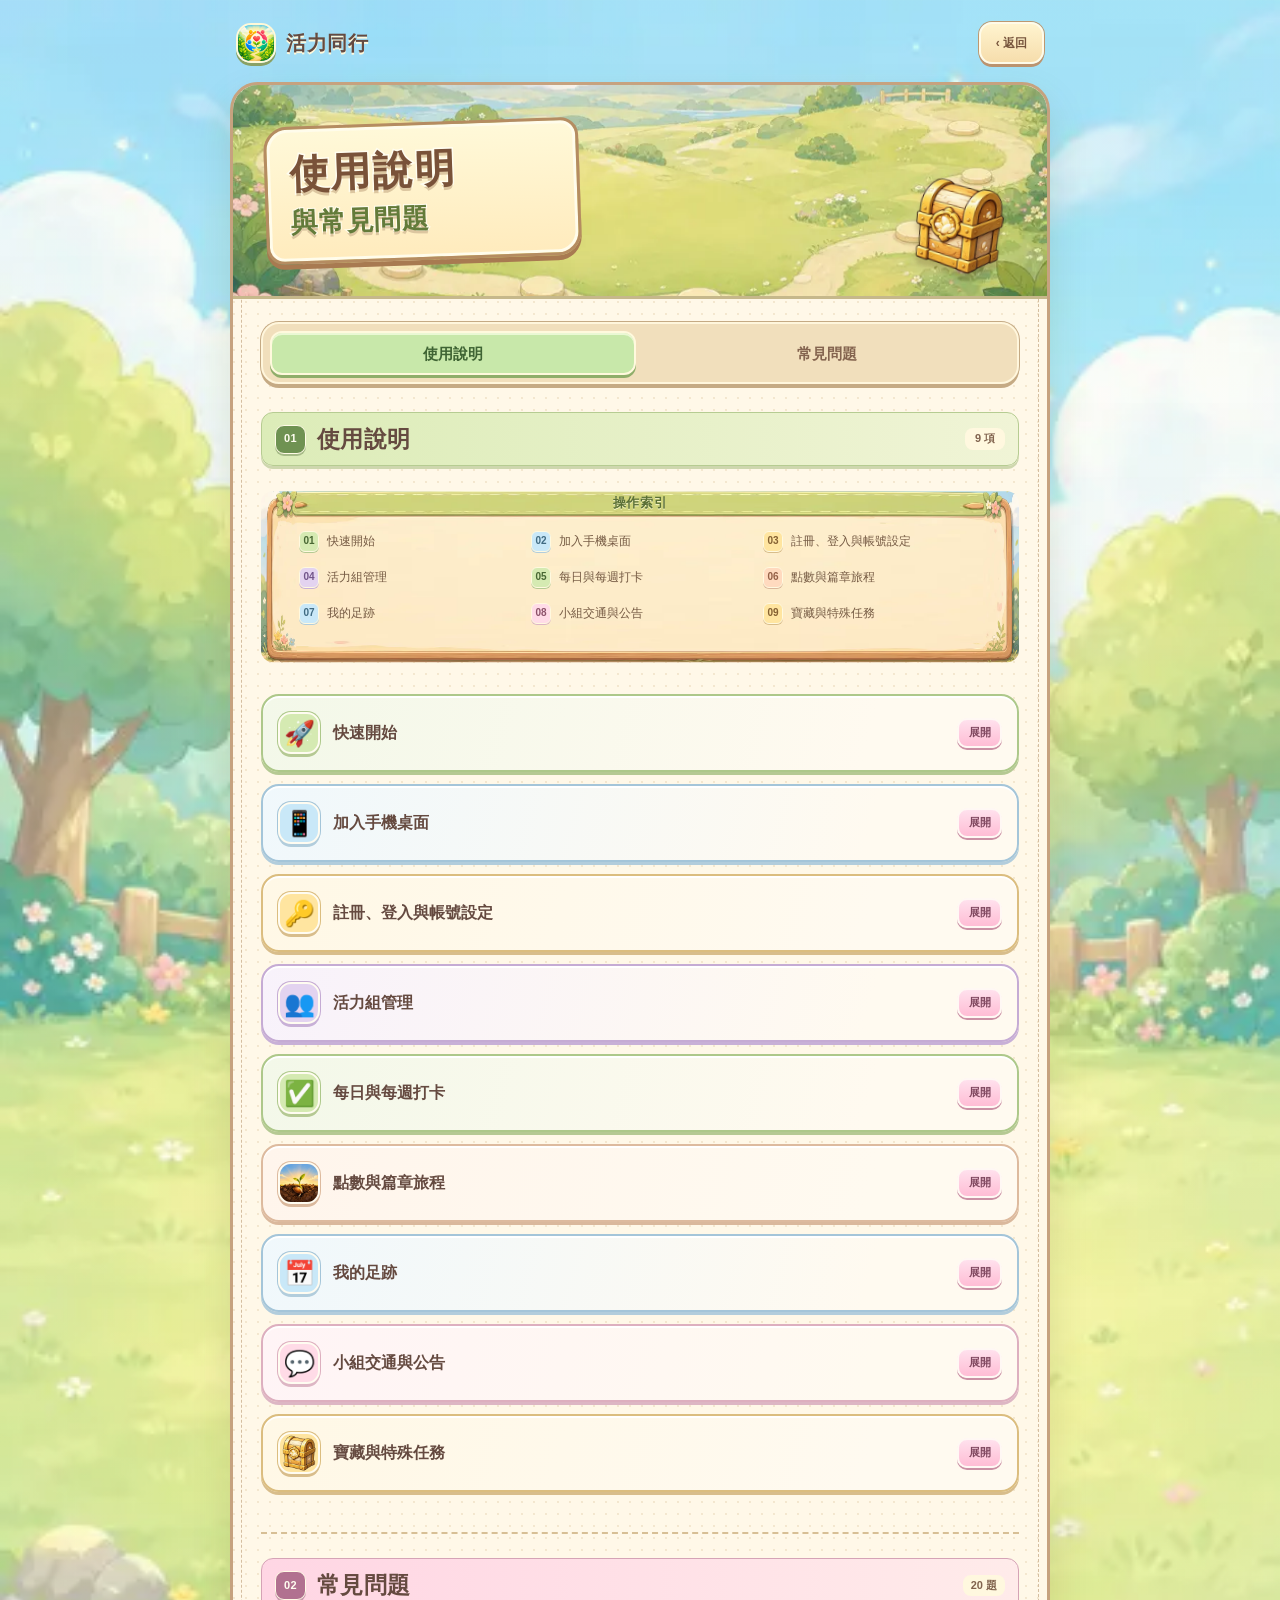
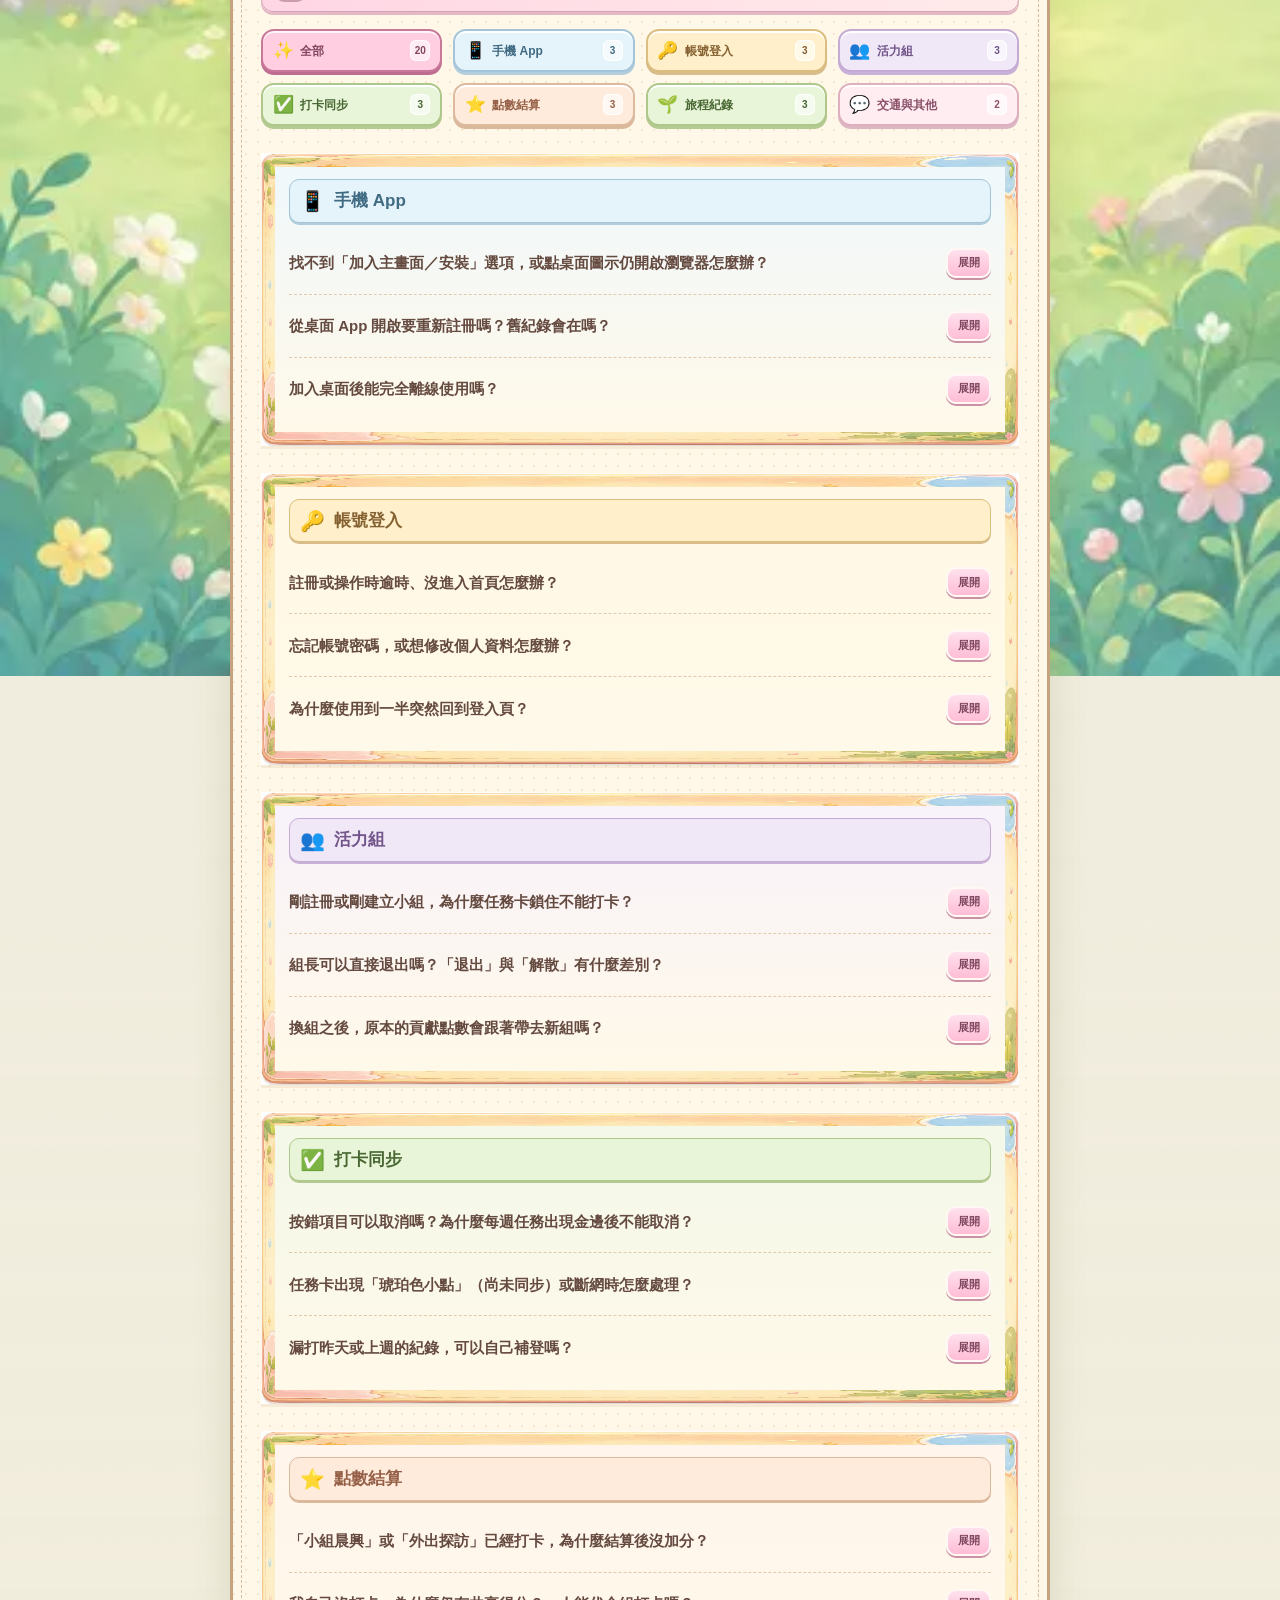
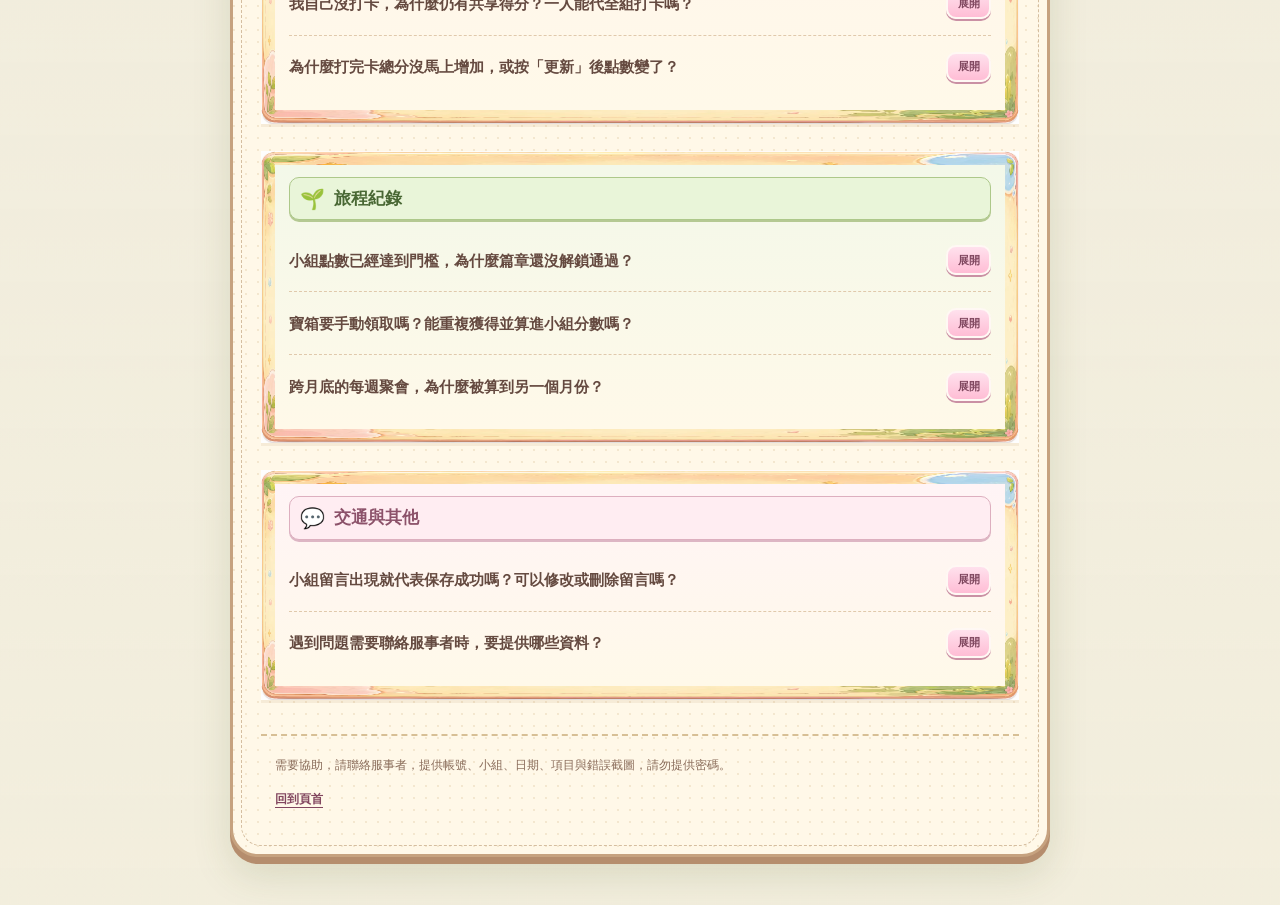
<file: html/instruction.html>
<!doctype html>
<html lang="zh-Hant">
  <head>
    <meta charset="utf-8">
    <meta name="viewport" content="width=device-width,initial-scale=1,viewport-fit=cover">
    <title>活力同行｜使用說明與常見問題</title>
    <meta name="description" content="活力同行精簡使用說明、手機桌面設定與常見問題。">
    <meta name="theme-color" content="#fff9ef">
    <link rel="icon" href="../UI/app-icon.png">
    <style>
      #help-category-0:target ~ .help-filters a[href="#help-category-0"]{
        background:var(--filter-active-bg);
        border-color:var(--filter-active-line);
        color:var(--pink);
        box-shadow:var(--filter-active-shadow)
      }
      #help-category-1:target ~ .help-filters a[href="#help-category-1"]{
        background:var(--filter-active-bg);
        border-color:var(--filter-active-line);
        color:var(--pink);
        box-shadow:var(--filter-active-shadow)
      }
      #help-category-1:target ~ .help-filters a[href="#help-category-0"]{
        background:var(--filter-bg);
        border-color:var(--filter-line);
        color:var(--ink);
        box-shadow:var(--filter-shadow)
      }
      #help-category-1:target ~ #help-faq-list .help-faq-group:not([data-category="手機桌面與 App"]){
        display:none
      }
      #help-category-2:target ~ .help-filters a[href="#help-category-2"]{
        background:var(--filter-active-bg);
        border-color:var(--filter-active-line);
        color:var(--pink);
        box-shadow:var(--filter-active-shadow)
      }
      #help-category-2:target ~ .help-filters a[href="#help-category-0"]{
        background:var(--filter-bg);
        border-color:var(--filter-line);
        color:var(--ink);
        box-shadow:var(--filter-shadow)
      }
      #help-category-2:target ~ #help-faq-list .help-faq-group:not([data-category="帳號與登入"]){
        display:none
      }
      #help-category-3:target ~ .help-filters a[href="#help-category-3"]{
        background:var(--filter-active-bg);
        border-color:var(--filter-active-line);
        color:var(--pink);
        box-shadow:var(--filter-active-shadow)
      }
      #help-category-3:target ~ .help-filters a[href="#help-category-0"]{
        background:var(--filter-bg);
        border-color:var(--filter-line);
        color:var(--ink);
        box-shadow:var(--filter-shadow)
      }
      #help-category-3:target ~ #help-faq-list .help-faq-group:not([data-category="活力組與組長"]){
        display:none
      }
      #help-category-4:target ~ .help-filters a[href="#help-category-4"]{
        background:var(--filter-active-bg);
        border-color:var(--filter-active-line);
        color:var(--pink);
        box-shadow:var(--filter-active-shadow)
      }
      #help-category-4:target ~ .help-filters a[href="#help-category-0"]{
        background:var(--filter-bg);
        border-color:var(--filter-line);
        color:var(--ink);
        box-shadow:var(--filter-shadow)
      }
      #help-category-4:target ~ #help-faq-list .help-faq-group:not([data-category="打卡 更正與同步"]){
        display:none
      }
      #help-category-5:target ~ .help-filters a[href="#help-category-5"]{
        background:var(--filter-active-bg);
        border-color:var(--filter-active-line);
        color:var(--pink);
        box-shadow:var(--filter-active-shadow)
      }
      #help-category-5:target ~ .help-filters a[href="#help-category-0"]{
        background:var(--filter-bg);
        border-color:var(--filter-line);
        color:var(--ink);
        box-shadow:var(--filter-shadow)
      }
      #help-category-5:target ~ #help-faq-list .help-faq-group:not([data-category="計分與結算"]){
        display:none
      }
      #help-category-6:target ~ .help-filters a[href="#help-category-6"]{
        background:var(--filter-active-bg);
        border-color:var(--filter-active-line);
        color:var(--pink);
        box-shadow:var(--filter-active-shadow)
      }
      #help-category-6:target ~ .help-filters a[href="#help-category-0"]{
        background:var(--filter-bg);
        border-color:var(--filter-line);
        color:var(--ink);
        box-shadow:var(--filter-shadow)
      }
      #help-category-6:target ~ #help-faq-list .help-faq-group:not([data-category="旅程 成就與歷史紀錄"]){
        display:none
      }
      #help-category-7:target ~ .help-filters a[href="#help-category-7"]{
        background:var(--filter-active-bg);
        border-color:var(--filter-active-line);
        color:var(--pink);
        box-shadow:var(--filter-active-shadow)
      }
      #help-category-7:target ~ .help-filters a[href="#help-category-0"]{
        background:var(--filter-bg);
        border-color:var(--filter-line);
        color:var(--ink);
        box-shadow:var(--filter-shadow)
      }
      #help-category-7:target ~ #help-faq-list .help-faq-group:not([data-category="公告 帳號設定與管理提醒"]){
        display:none
      }
    </style>
    <style>
      html{
        min-height:100%;
        background:#ece8df
      }
      .help-page{
        margin:0;
        min-height:100vh;
        font-family:-apple-system,BlinkMacSystemFont,"Noto Sans TC","Microsoft JhengHei",sans-serif
      }
      /* Illustrated Vital guide. Artwork comes from styles used by the original app. */
      .help-page{
        --ink:#654a40;
        --muted:#896b59;
        --green:#416b36;
        --pink:#82465f;
        --paper:#fff8e8;
        --filter-bg:#fff0f5;
        --filter-line:#dfadc0;
        --filter-shadow:0 3px 0 #e6bfcc,inset 0 2px 0 #fff;
        --filter-active-bg:#ffcee0;
        --filter-active-line:#c87899;
        --filter-active-shadow:0 3px 0 #be6d91,inset 0 2px 0 #fff4f8;
        margin:0;
        min-height:100vh;
        color:var(--ink);
        font-family:-apple-system,BlinkMacSystemFont,"Noto Sans TC","Microsoft JhengHei",sans-serif;
        line-height:1.8;
        background:linear-gradient(rgba(252,250,221,.18),rgba(252,247,218,.4)),url("../UI/app-bg-cute-v4.webp") center top/cover fixed no-repeat;
      }
      .help-page *,.help-page *::before,.help-page *::after{
        box-sizing:border-box
      }
      .help-page h1,.help-page h2,.help-page h3,.help-page h4,.help-page p{
        margin:0
      }
      .help-page a{
        color:var(--pink);
        text-underline-offset:4px
      }
      .help-page :focus-visible{
        outline:3px solid #a05272;
        outline-offset:4px
      }
      .help-tone-mint{
        --tone-bg:#e9f5d9;
        --tone-line:#adc88a;
        --tone-shadow:#b5c993;
        --tone-ink:#486733;
        --tone-badge:#d5eab2;
        --tone-soft:#f3f8e9
      }
      .help-tone-sky{
        --tone-bg:#e5f3fb;
        --tone-line:#a4c5d9;
        --tone-shadow:#b2cddc;
        --tone-ink:#406b82;
        --tone-badge:#c9e8f8;
        --tone-soft:#f0f8fc
      }
      .help-tone-honey{
        --tone-bg:#fff0cb;
        --tone-line:#dbbd7f;
        --tone-shadow:#d8bd8b;
        --tone-ink:#856132;
        --tone-badge:#ffe5a0;
        --tone-soft:#fff8e6
      }
      .help-tone-lilac{
        --tone-bg:#f0e7f7;
        --tone-line:#c5abd4;
        --tone-shadow:#c8b0d7;
        --tone-ink:#715489;
        --tone-badge:#e3d3f0;
        --tone-soft:#f8f2fb
      }
      .help-tone-rose{
        --tone-bg:#ffedf2;
        --tone-line:#ddafbf;
        --tone-shadow:#ddb6c4;
        --tone-ink:#8c526a;
        --tone-badge:#ffdbe7;
        --tone-soft:#fff4f6
      }
      .help-tone-peach{
        --tone-bg:#ffebdc;
        --tone-line:#ddba9e;
        --tone-shadow:#dab89c;
        --tone-ink:#956047;
        --tone-badge:#ffdabf;
        --tone-soft:#fff5ec
      }
      .help-tone-mint,.help-tone-sky,.help-tone-honey,.help-tone-lilac,.help-tone-rose,.help-tone-peach{
        --filter-bg:var(--tone-bg);
        --filter-line:var(--tone-line);
        --filter-shadow:0 3px 0 var(--tone-shadow),inset 0 2px 0 #fff
      }
      .help-shell{
        max-width:860px;
        margin:auto;
        padding:22px 20px 48px
      }
      .help-skip{
        position:fixed;
        top:-100px;
        left:12px;
        background:var(--paper);
        padding:10px;
        z-index:10
      }
      .help-skip:focus{
        top:12px
      }
      .help-brand-row{
        display:flex;
        align-items:center;
        justify-content:space-between;
        gap:16px;
        margin:0 6px 18px
      }
      .help-brand-row .help-brand{
        display:flex;
        align-items:center;
        gap:10px;
        text-decoration:none;
        color:var(--ink);
        font-size:20px;
        font-weight:850;
        letter-spacing:.03em;
        text-shadow:0 2px 0 #fff9dc
      }
      .help-brand img{
        border:2px solid #fff9d8;
        border-radius:15px;
        box-shadow:0 3px 0 #8aa164;
        object-fit:contain
      }
      .help-brand-row .help-return{
        display:flex;
        align-items:center;
        justify-content:center;
        min-height:42px;
        padding:7px 15px;
        border:2px solid #fffbe9;
        border-radius:13px;
        background:linear-gradient(#fff4cf,#f6ddac);
        box-shadow:0 3px 0 #bc9470,0 0 0 1px #bd9871;
        text-decoration:none;
        color:#77553d;
        font-size:12px;
        font-weight:800;
        cursor:pointer;
        font-family:inherit
      }
      .help-paper{
        position:relative;
        border:3px solid #c6a27f;
        border-radius:28px;
        background:radial-gradient(circle at 1px 1px,#f0e1c6 .6px,transparent 1px) 0 0/12px 12px,var(--paper);
        box-shadow:0 7px 0 #b58d6d,0 18px 38px rgba(73,92,36,.15);
        padding:28px
      }
      .help-paper::before{
        content:"";
        position:absolute;
        inset:8px;
        border:1px dashed #d5bea0;
        border-radius:20px;
        pointer-events:none
      }
      .help-heading{
        position:relative;
        min-height:214px;
        margin:-28px -28px 23px;
        padding:30px 32px;
        border-radius:25px 25px 0 0;
        border-bottom:3px solid #c6b88b;
        display:flex;
        align-items:center;
        background:url("../UI/journey-map-cute-v4.webp") center 58%/cover no-repeat;
        isolation:isolate
      }
      .help-heading h1{
        position:relative;
        z-index:1;
        width:315px;
        max-width:76%;
        padding:19px 22px 21px;
        border:3px solid #b58c61;
        border-radius:24px 18px 24px 18px;
        background:linear-gradient(#fff9d9,#ffebbd);
        box-shadow:0 5px 0 #a87a51,inset 0 0 0 3px #fffceb;
        transform:rotate(-2deg);
        color:#795239;
        font-size:40px;
        font-weight:900;
        line-height:1.28;
        letter-spacing:.04em;
        -webkit-text-stroke:3px #fffdf0;
        paint-order:stroke fill;
        text-shadow:0 3px 0 #dcc6a0
      }
      .help-heading h1 span{
        display:block;
        margin-top:6px;
        font-size:27px;
        letter-spacing:.025em;
        color:#637b3a;
        -webkit-text-stroke:2px #fffdf0
      }
      .help-cover-chest{
        position:absolute;
        right:35px;
        bottom:17px;
        width:106px;
        height:106px;
        object-fit:contain;
        filter:drop-shadow(0 7px 2px rgba(91,69,30,.24));
        transform:rotate(6deg)
      }
      .help-main-nav{
        display:grid;
        grid-template-columns:1fr 1fr;
        gap:9px;
        position:sticky;
        top:0;
        z-index:5;
        padding:7px;
        border:2px solid #fff6dc;
        border-radius:18px;
        background:#f1dfbc;
        box-shadow:0 4px 0 #c5aa84,0 0 0 1px #c5aa84;
        margin:0 0 28px
      }
      .help-main-nav a{
        display:flex;
        align-items:center;
        justify-content:center;
        min-height:44px;
        padding:8px 16px;
        border:2px solid transparent;
        border-radius:12px;
        text-decoration:none;
        font-size:15px;
        font-weight:850;
        line-height:1.4;
        color:#84644f;
        transition:background .15s,box-shadow .15s
      }
      .help-main-nav a[href="#manual"]{
        background:#c8e8aa;
        border-color:#fff9dd;
        color:#3f6434;
        box-shadow:0 3px 0 #8fae6a,inset 0 2px 0 #eaf8d4
      }
      .help-page.is-faq-active .help-main-nav a[href="#manual"]{
        background:transparent;
        border-color:transparent;
        color:#84644f;
        box-shadow:none
      }
      .help-page.is-faq-active .help-main-nav a[href="#faqs"]{
        background:#ffaac9;
        border-color:#fff6ed;
        color:#743b58;
        box-shadow:0 3px 0 #c57294,inset 0 2px 0 #ffd7e6
      }
      .help-section,.help-guide,.help-faq-group,.help-faq{
        scroll-margin-top:100px
      }
      .help-section>h2{
        display:flex;
        align-items:center;
        gap:11px;
        padding:10px 13px;
        border:1px solid #b6cc92;
        border-radius:12px;
        background:linear-gradient(90deg,#dcecb8,#f0f4d6);
        box-shadow:0 3px 0 #ced7ae;
        font-size:23px;
        font-weight:850;
        line-height:1.4;
        margin-bottom:17px;
        letter-spacing:.02em
      }
      .help-section-number{
        display:inline-flex;
        align-items:center;
        justify-content:center;
        width:31px;
        height:29px;
        flex-shrink:0;
        border:1px solid #fffbe6;
        border-radius:9px;
        background:#6f9252;
        color:#fffdf0;
        font-size:11px;
        font-weight:800;
        letter-spacing:.04em;
        box-shadow:0 2px 0 #a7bb88
      }
      #faqs>h2{
        border-color:#d5a3b6;
        background:linear-gradient(90deg,#ffd6e4,#ffebea);
        box-shadow:0 3px 0 #e4b9c5
      }
      #faqs .help-section-number{
        background:#b17190;
        box-shadow:0 2px 0 #cb9eaf
      }
      .help-section>h2 small{
        display:inline-flex;
        align-items:center;
        justify-content:center;
        margin-left:auto;
        min-width:40px;
        padding:3px 8px;
        border-radius:8px;
        background:#fff8df;
        color:#81634e;
        font-size:11px;
        font-weight:700;
        letter-spacing:0;
        white-space:nowrap
      }
      .help-index-panel{
        position:relative;
        border:solid transparent;
        border-width:40px 36px 38px;
        border-image-source:url("../UI/board-panel-cute-v4.webp");
        border-image-slice:110 160 130 160 fill;
        border-image-width:40px 36px 38px;
        border-image-repeat:stretch;
        padding:0 2px;
        margin:19px 0 27px;
        filter:drop-shadow(0 3px 0 rgba(164,132,78,.15));
        clip-path:inset(6px 0 5px round 12px)
      }
      .help-index-label{
        position:absolute;
        top:-32px;
        left:0;
        right:0;
        text-align:center;
        color:#5a7036;
        font-size:13px;
        font-weight:850;
        letter-spacing:.05em;
        line-height:20px;
        text-shadow:0 1px 0 #f6f5c7
      }
      .help-toc{
        display:grid;
        grid-template-columns:repeat(3,minmax(0,1fr));
        column-gap:14px;
        row-gap:4px;
        font-size:12px
      }
      .help-toc a{
        display:flex;
        align-items:center;
        gap:8px;
        min-height:32px;
        padding:3px 0;
        text-decoration:none;
        color:#755a43;
        line-height:1.6
      }
      .help-toc-number{
        display:inline-flex;
        align-items:center;
        justify-content:center;
        flex-shrink:0;
        min-width:20px;
        height:21px;
        border:1px solid #fff9df;
        border-radius:6px;
        background:var(--tone-badge);
        color:var(--tone-ink);
        font-size:10px;
        font-weight:800;
        font-variant-numeric:tabular-nums;
        box-shadow:0 1px 0 var(--tone-shadow)
      }
      .help-guide-list{
        position:relative
      }
      .help-guide{
        margin-bottom:12px;
        border:2px solid var(--tone-line);
        border-radius:18px;
        background:linear-gradient(105deg,var(--tone-soft),#fffaf0 80%);
        box-shadow:0 3px 0 var(--tone-shadow),inset 0 2px 0 #fff
      }
      .help-guide:last-child{
        margin-bottom:0
      }
      .help-page summary{
        list-style:none;
        cursor:pointer;
        transition:color .15s
      }
      .help-page summary::marker{
        content:""
      }
      .help-page summary::-webkit-details-marker{
        display:none
      }
      .help-guide>summary{
        display:flex;
        align-items:center;
        gap:13px;
        padding:13px 15px;
        min-height:74px;
        font-size:16px;
        font-weight:800;
        line-height:1.6
      }
      .help-guide-icon{
        display:flex;
        align-items:center;
        justify-content:center;
        width:42px;
        height:42px;
        flex-shrink:0;
        border:2px solid #fffcf1;
        border-radius:13px;
        background:var(--tone-badge);
        box-shadow:0 3px 0 var(--tone-shadow),0 0 0 1px var(--tone-line);
        font-family:"Apple Color Emoji","Segoe UI Emoji","Noto Color Emoji",sans-serif;
        font-size:25px;
        line-height:1
      }
      .help-guide-asset{
        overflow:hidden
      }
      .help-guide-asset img{
        display:block;
        object-fit:cover;
        width:40px;
        height:40px;
        border-radius:10px
      }
      .help-summary-title{
        flex:1;
        min-width:0
      }
      .help-toggle{
        display:inline-flex;
        align-items:center;
        justify-content:center;
        min-width:45px;
        min-height:30px;
        padding:4px 7px;
        flex-shrink:0;
        border:2px solid #fff8f4;
        border-radius:10px;
        background:linear-gradient(#ffe1ed,#ffbdd5);
        box-shadow:0 2px 0 #ca90a4;
        color:#7f465e;
        font-size:11px;
        font-weight:800;
        white-space:nowrap;
        line-height:1.4
      }
      .help-hide{
        display:none
      }
      details[open]>summary{
        color:var(--tone-ink,var(--green))
      }
      details[open]>summary .help-toggle{
        background:linear-gradient(#e7f5d5,#cde4b4);
        color:#496c39;
        border-color:#fffbed;
        box-shadow:0 2px 0 #a5bc8a
      }
      details[open]>summary .help-show{
        display:none
      }
      details[open]>summary .help-hide{
        display:inline
      }
      .help-guide-body{
        font-size:14px;
        overflow-wrap:anywhere;
        padding:0 17px 20px 70px;
        color:#705642
      }
      .help-guide-body h4{
        font-size:15px;
        color:var(--tone-ink,var(--green));
        font-weight:800;
        margin:17px 0 7px
      }
      .help-guide-body h4:first-child{
        margin-top:0
      }
      .help-guide-body p{
        margin:8px 0;
        line-height:1.85
      }
      .help-step{
        display:flex;
        align-items:flex-start;
        gap:10px
      }
      .help-step>span{
        display:inline-flex;
        align-items:center;
        justify-content:center;
        flex-shrink:0;
        width:23px;
        height:25px;
        margin-top:1px;
        border:1px solid #fff8e3;
        border-radius:7px;
        background:var(--tone-badge);
        color:var(--tone-ink);
        font-size:12px;
        font-weight:800;
        box-shadow:0 1px 0 var(--tone-shadow)
      }
      .help-table-wrap{
        overflow:auto;
        max-width:100%;
        border:1px solid #d9ba8c;
        border-radius:11px;
        margin:13px 0;
        background:#fffefa;
        box-shadow:0 2px 0 #e5d0ab
      }
      .help-table-wrap table{
        width:100%;
        border-collapse:collapse;
        text-align:left;
        font-size:12px;
        line-height:1.75
      }
      .help-table-wrap th{
        background:#f8e7b6;
        padding:10px;
        color:#795a32;
        font-weight:800
      }
      .help-table-wrap td{
        border-top:1px solid #ede1cd;
        padding:10px;
        vertical-align:top
      }
      .help-table-wrap tr:nth-child(even) td{
        background:#fff7e5
      }
      .help-table-wrap th:first-child,.help-table-wrap td:first-child{
        min-width:72px;
        font-weight:750
      }
      .help-table-wrap td:last-child:nth-child(3){
        min-width:65px
      }
      .help-mobile-note{
        border-left:3px solid var(--tone-line);
        border-radius:0 11px 11px 0;
        background:var(--tone-bg);
        padding:12px 15px;
        margin:14px 0
      }
      .help-mobile-note strong{
        color:var(--tone-ink);
        font-size:13px
      }
      .help-mobile-note p{
        margin:5px 0 0
      }
      .help-mobile-sources{
        display:flex;
        flex-direction:column;
        gap:6px;
        font-size:11px;
        margin-top:18px;
        padding-top:13px;
        border-top:1px dashed #d8c3a8
      }
      .help-mobile-sources a{
        width:fit-content
      }
      #faqs{
        margin-top:40px;
        padding-top:24px;
        border-top:2px dashed #d7bf95
      }
      .help-filter-target{
        display:block;
        height:0;
        scroll-margin-top:178px
      }
      .help-filters{
        display:grid;
        grid-template-columns:repeat(4,minmax(0,1fr));
        gap:11px;
        margin:6px 0 18px
      }
      .help-filters a{
        display:flex;
        align-items:center;
        gap:7px;
        cursor:pointer;
        min-height:43px;
        background:var(--filter-bg);
        border:2px solid var(--filter-line);
        border-radius:13px;
        padding:7px 10px;
        font-size:12px;
        font-weight:750;
        line-height:1.7;
        text-decoration:none;
        color:var(--tone-ink);
        box-shadow:var(--filter-shadow);
        transition:background .15s,box-shadow .15s
      }
      .help-filters a[href="#help-category-0"]{
        background:var(--filter-active-bg);
        border-color:var(--filter-active-line);
        color:var(--pink);
        box-shadow:var(--filter-active-shadow)
      }
      .help-filter-icon{
        display:inline-flex;
        align-items:center;
        justify-content:center;
        flex-shrink:0;
        width:20px;
        font-family:"Apple Color Emoji","Segoe UI Emoji","Noto Color Emoji",sans-serif;
        font-size:17px;
        line-height:1
      }
      .help-filters small{
        display:inline-flex;
        align-items:center;
        justify-content:center;
        flex-shrink:0;
        min-width:20px;
        min-height:21px;
        margin-left:auto;
        border:1px solid rgba(255,255,255,.9);
        border-radius:6px;
        background:rgba(255,255,255,.6);
        font-size:10px;
        font-weight:800;
        color:inherit;
        font-variant-numeric:tabular-nums
      }
      .help-faq-group{
        padding:12px 14px;
        margin-top:27px;
        border:14px solid transparent;
        border-image-source:url("../UI/quest-panel-cute-v4.webp");
        border-image-slice:90;
        border-image-width:14px;
        border-image-repeat:stretch;
        background:linear-gradient(var(--tone-soft),#fff9e9);
        box-shadow:0 3px 0 rgba(182,145,99,.13)
      }
      .help-faq-group>h3{
        display:flex;
        align-items:center;
        gap:9px;
        padding:8px 10px;
        border-radius:10px;
        background:var(--tone-bg);
        border:1px solid var(--tone-line);
        font-size:17px;
        color:var(--tone-ink);
        font-weight:800;
        margin-bottom:9px;
        line-height:1.5;
        box-shadow:0 2px 0 var(--tone-shadow)
      }
      .help-category-icon{
        display:inline-flex;
        align-items:center;
        justify-content:center;
        flex-shrink:0;
        width:25px;
        height:25px;
        font-family:"Apple Color Emoji","Segoe UI Emoji","Noto Color Emoji",sans-serif;
        font-size:20px;
        line-height:1
      }
      .help-faq{
        border-bottom:1px dashed #e0c9ac
      }
      .help-faq:last-child{
        border-bottom:0
      }
      .help-faq>summary{
        display:flex;
        align-items:center;
        gap:13px;
        padding:16px 0;
        min-height:62px;
        font-size:15px;
        font-weight:750;
        line-height:1.7
      }
      .help-faq-answer{
        padding:0 0 16px
      }
      .help-faq-answer p{
        padding:12px 14px;
        border:1px solid var(--tone-line);
        border-left:4px solid var(--tone-line);
        border-radius:4px 11px 11px 4px;
        background:#fffdf2;
        box-shadow:0 2px 0 var(--tone-shadow);
        font-size:14px;
        color:#725943;
        line-height:1.85
      }
      .help-guide-body:target,.help-faq-answer:target{
        scroll-margin-top:200px
      }
      .help-footer{
        position:relative;
        margin-top:34px;
        padding:18px 14px 2px;
        border-top:2px dashed #d7bf95;
        font-size:12px;
        color:var(--muted);
        line-height:1.85
      }
      .help-footer>a{
        display:block;
        width:fit-content;
        margin-top:12px;
        min-height:36px;
        font-weight:750
      }
      @media(hover:hover){
        .help-main-nav a:hover{
          filter:brightness(1.04)
        }
        .help-toc a:hover{
          color:var(--pink);
          text-decoration:underline
        }
        .help-page summary:hover .help-summary-title{
          color:var(--tone-ink,var(--green))
        }
        .help-filters a:hover,.help-return:hover{
          filter:brightness(1.03)
        }
      }
      @media(max-width:600px){
        .help-shell{
          padding:16px 12px 30px
        }
        .help-brand-row{
          margin:0 4px 15px
        }
        .help-brand-row .help-brand{
          font-size:19px
        }
        .help-brand-row .help-return{
          font-size:11px;
          padding:7px 12px
        }
        .help-paper{
          padding:18px;
          border-radius:25px
        }
        .help-heading{
          min-height:176px;
          margin:-18px -18px 21px;
          padding:24px 18px;
          border-radius:22px 22px 0 0;
          background-position:center 55%
        }
        .help-heading h1{
          width:72%;
          max-width:250px;
          padding:17px 17px 18px;
          font-size:31px;
          letter-spacing:.02em;
          border-radius:20px 15px 20px 15px
        }
        .help-heading h1 span{
          font-size:22px;
          letter-spacing:.01em;
          margin-top:5px
        }
        .help-cover-chest{
          right:10px;
          bottom:12px;
          width:76px;
          height:76px
        }
        .help-main-nav{
          margin-bottom:24px;
          gap:7px;
          padding:6px;
          border-radius:16px
        }
        .help-main-nav a{
          font-size:13px;
          padding:8px 10px;
          border-radius:11px
        }
        .help-section>h2{
          font-size:21px;
          margin-bottom:16px;
          gap:9px;
          padding:9px 11px
        }
        .help-section-number{
          width:28px;
          height:27px
        }
        .help-section>h2 small{
          min-width:35px;
          font-size:10px;
          padding:3px 7px
        }
        .help-index-panel{
          border-width:30px 25px 29px;
          border-image-width:30px 25px 29px;
          padding:0;
          margin:18px 0 25px
        }
        .help-index-label{
          top:-25px;
          font-size:12px;
          line-height:20px
        }
        .help-toc{
          grid-template-columns:repeat(2,minmax(0,1fr));
          font-size:12px;
          column-gap:12px;
          row-gap:4px
        }
        .help-toc a{
          min-height:32px;
          gap:6px
        }
        .help-toc-number{
          font-size:9px;
          min-width:18px;
          height:19px;
          border-radius:5px
        }
        .help-guide{
          border-radius:16px;
          margin-bottom:11px
        }
        .help-guide>summary{
          font-size:15px;
          gap:10px;
          min-height:72px;
          padding:13px 12px
        }
        .help-guide-icon{
          width:38px;
          height:38px;
          font-size:23px;
          border-radius:12px
        }
        .help-guide-asset img{
          width:36px;
          height:36px;
          border-radius:9px
        }
        .help-guide-body{
          padding:0 14px 19px;
          font-size:14px
        }
        .help-table-wrap td,.help-table-wrap th{
          padding:8px
        }
        .help-filters{
          grid-template-columns:repeat(2,minmax(0,1fr));
          gap:10px
        }
        .help-filters a{
          font-size:12px;
          min-height:44px;
          padding:7px 9px;
          gap:6px
        }
        .help-faq-group{
          padding:10px;
          margin-top:26px;
          border-width:12px;
          border-image-width:12px
        }
        .help-faq-group>h3{
          font-size:16px;
          padding:7px 9px
        }
        .help-faq>summary{
          font-size:14px;
          gap:10px;
          padding:15px 0
        }
        .help-faq-answer p{
          font-size:14px;
          padding:11px 12px
        }
        .help-footer{
          font-size:11px;
          padding-left:6px;
          padding-right:6px
        }
      }
      @media(max-width:360px){
        .help-shell{
          padding:13px 9px 26px
        }
        .help-paper{
          padding:14px
        }
        .help-heading{
          margin:-14px -14px 21px;
          padding:21px 15px;
          min-height:169px
        }
        .help-heading h1{
          padding:16px 14px 17px;
          font-size:29px
        }
        .help-heading h1 span{
          font-size:20px
        }
        .help-cover-chest{
          width:67px;
          height:67px;
          right:7px
        }
        .help-toc{
          column-gap:8px;
          font-size:11px
        }
        .help-toc a{
          gap:5px
        }
        .help-toc-number{
          min-width:16px
        }
        .help-guide>summary{
          gap:9px;
          font-size:14px;
          padding:12px 10px
        }
        .help-guide-icon{
          width:35px;
          height:35px;
          font-size:22px
        }
        .help-guide-asset img{
          width:33px;
          height:33px
        }
        .help-toggle{
          min-width:41px;
          padding:4px 5px;
          font-size:10px
        }
        .help-filters a{
          padding:7px;
          font-size:11px;
          gap:5px
        }
        .help-filter-icon{
          width:18px;
          font-size:16px
        }
        .help-filters small{
          min-width:18px;
          font-size:9px
        }
        .help-faq-group{
          padding:8px;
          border-width:11px;
          border-image-width:11px
        }
      }
      @media(prefers-reduced-motion:reduce){
        .help-page summary,.help-main-nav a,.help-filters a{
          transition:none
        }
      }
      @media print{
        .help-page{
          background:white;
          color:#222
        }
        .help-shell{
          padding:0;
          max-width:none
        }
        .help-brand-row,.help-main-nav,.help-index-panel,.help-skip,.help-footer>a,.help-cover-chest{
          display:none
        }
        .help-paper{
          border:0;
          padding:0;
          box-shadow:none;
          border-radius:0;
          background:white
        }
        .help-paper::before{
          display:none
        }
        .help-heading{
          background:none;
          box-shadow:none;
          margin:0 0 20px;
          padding:0;
          min-height:0;
          border:0
        }
        .help-heading h1{
          border:0;
          background:none;
          box-shadow:none;
          transform:none;
          max-width:none;
          -webkit-text-stroke:0;
          text-shadow:none;
          padding:0
        }
        .help-guide-list{
          padding:0
        }
        .help-guide{
          box-shadow:none;
          margin-bottom:6px;
          border:1px solid #ccc;
          background:white
        }
        .help-guide-body,.help-faq p{
          font-size:10pt
        }
        .help-guide,.help-faq{
          break-inside:auto
        }
        .help-guide>summary,.help-faq>summary{
          break-after:avoid
        }
        .help-table-wrap{
          overflow:visible
        }
        .help-table-wrap tr{
          break-inside:avoid
        }
        .help-faq-group{
          border:0;
          padding:0;
          box-shadow:none;
          background:white
        }
      }
    </style>
  </head>
  <body class="help-page" id="top">
    <a class="help-skip" href="#manual">跳至說明</a>
    <div class="help-shell">
      <header class="help-brand-row">
        <a class="help-brand" href="#top"><img src="../UI/app-icon.png" width="40" height="40" alt=""><strong>活力同行</strong></a><button class="help-return" type="button" id="helpReturnBtn" aria-label="返回同行手冊">‹ 返回</button>
      </header>
      <main class="help-paper">
        <header class="help-heading">
          <h1>
            使用說明<span>與常見問題</span>
          </h1>
          <img class="help-cover-chest" src="../Chest_Assets/Chest_01.webp" alt="" width="100" height="100">
        </header>
        <nav class="help-main-nav" aria-label="說明類型">
          <a href="#manual">使用說明</a><a href="#faqs">常見問題</a>
        </nav>
        <section id="manual" class="help-section" aria-labelledby="manual-title">
          <h2 id="manual-title">
            <span class="help-section-number" aria-hidden="true">01</span>使用說明<small>9 項</small>
          </h2>
          <div class="help-index-panel">
            <p class="help-index-label" aria-hidden="true">
              操作索引
            </p>
            <nav class="help-toc" aria-label="操作目錄">
              <a class="help-tone-mint" href="#guide-start"><span class="help-toc-number" aria-hidden="true">01</span>快速開始</a><a class="help-tone-sky" href="#guide-mobile"><span class="help-toc-number" aria-hidden="true">02</span>加入手機桌面</a><a class="help-tone-honey" href="#guide-account"><span class="help-toc-number" aria-hidden="true">03</span>註冊、登入與帳號設定</a><a class="help-tone-lilac" href="#guide-group"><span class="help-toc-number" aria-hidden="true">04</span>活力組管理</a><a class="help-tone-mint" href="#guide-practice"><span class="help-toc-number" aria-hidden="true">05</span>每日與每週打卡</a><a class="help-tone-peach" href="#guide-journey"><span class="help-toc-number" aria-hidden="true">06</span>點數與篇章旅程</a><a class="help-tone-sky" href="#guide-history"><span class="help-toc-number" aria-hidden="true">07</span>我的足跡</a><a class="help-tone-rose" href="#guide-chat"><span class="help-toc-number" aria-hidden="true">08</span>小組交通與公告</a><a class="help-tone-honey" href="#guide-chest"><span class="help-toc-number" aria-hidden="true">09</span>寶藏與特殊任務</a>
            </nav>
          </div>
          <div class="help-guide-list">
            <details class="help-guide help-tone-mint">
              <summary>
                <span class="help-guide-icon" aria-hidden="true">🚀</span><span class="help-summary-title">快速開始</span><span class="help-toggle" aria-hidden="true"><span class="help-show">展開</span><span class="help-hide">收合</span></span>
              </summary>
              <div class="help-guide-body" id="guide-start">
                <h4>
                  三步開始
                </h4>
                <p class="help-step">
                  <span>1</span>註冊帳號。
                </p>
                <p class="help-step">
                  <span>2</span>到「我的 → 活力組管理」建立小組，或用邀請碼加入；至少 2 人才能打卡。
                </p>
                <p class="help-step">
                  <span>3</span>實際完成後點首頁任務卡，系統會自動儲存；在隔天凌晨結算前，再點一次可取消（每週任務一旦隔天凌晨結算入帳後即鎖定，當週不可再取消）。
                </p>
              </div>
            </details>
            <details class="help-guide help-tone-sky">
              <summary>
                <span class="help-guide-icon" aria-hidden="true">📱</span><span class="help-summary-title">加入手機桌面</span><span class="help-toggle" aria-hidden="true"><span class="help-show">展開</span><span class="help-hide">收合</span></span>
              </summary>
              <div class="help-guide-body" id="guide-mobile">
                <p>
                  請從正式系統首頁設定，勿將本說明頁加入桌面。若在 LINE 內開啟，先改用 Safari 或 Chrome。
                </p>
                <h4>
                  📱 iPhone
                </h4>
                <p class="help-step">
                  <span>1</span>Safari 開啟系統首頁 → 分享 → 加入主畫面。
                </p>
                <p class="help-step">
                  <span>2</span>若有「打開為網頁 App」，開啟後按「加入」。
                </p>
                <h4>
                  📲 Android
                </h4>
                <p class="help-step">
                  <span>1</span>Chrome 開啟系統首頁 → 更多（⋮）→ 安裝並建立捷徑。
                </p>
                <p class="help-step">
                  <span>2</span>選「安裝」；只要桌面捷徑則選「建立捷徑」。部分版本顯示「新增至主畫面」。
                </p>
                <h4>
                  找不到選項？
                </h4>
                <p>
                  iPhone 可到分享選單底部的「編輯動作」加入「加入主畫面」。Android 若沒有安裝選項，可先建立捷徑。
                </p>
                <p>
                  一般捷徑會開啟瀏覽器；支援的網頁 App 可用獨立視窗。仍使用原帳號、仍需網路；切換前先確認回報已同步。
                </p>
                <div class="help-mobile-sources">
                  <strong>操作參考</strong><a href="https://support.apple.com/zh-tw/guide/iphone/iphea86e5236/ios" target="_blank" rel="noopener">Apple：加入主畫面 ↗</a><a href="https://support.google.com/chrome/answer/9658361?co=GENIE.Platform%3DAndroid&amp;hl=zh-Hant" target="_blank" rel="noopener">Google：安裝網頁 App ↗</a><a href="https://support.google.com/chrome/answer/15085120?co=GENIE.Platform%3DAndroid&amp;hl=zh-Hant" target="_blank" rel="noopener">Google：建立捷徑 ↗</a>
                </div>
              </div>
            </details>
            <details class="help-guide help-tone-honey">
              <summary>
                <span class="help-guide-icon" aria-hidden="true">🔑</span><span class="help-summary-title">註冊、登入與帳號設定</span><span class="help-toggle" aria-hidden="true"><span class="help-show">展開</span><span class="help-hide">收合</span></span>
              </summary>
              <div class="help-guide-body" id="guide-account">
                <h4>
                  註冊
                </h4>
                <p>
                  出生年份填西元年；手機號碼選填。註冊成功後會自動登入。
                </p>
                <h4>
                  登入
                </h4>
                <p>
                  使用註冊時的帳號，不是真實姓名或顯示名稱。忘記帳號或密碼，請聯絡服事者。
                </p>
                <h4>
                  共用裝置
                </h4>
                <p>
                  共用裝置請勿勾選「保持登入」（未勾選時關閉此分頁登入狀態即失效）；為確保安全，結束使用時仍建議主動按「登出」。
                </p>
                <h4>
                  個人資料修改
                </h4>
                <p>
                  「我的 → 更換頭像」可改頭像與顯示名稱；「帳號設定」可改密碼（新密碼需 8～64 碼）。其他所有項目（真實姓名、帳號、所屬大區、所屬照顧區、手機號碼、出生年份等）皆需請服事者協助更正。
                </p>
                <h4>
                  發生異常處理
                </h4>
                <p class="help-step">
                  <span>1</span>核對帳號、小組、日期與網路，再按首頁「更新」。
                </p>
                <p class="help-step">
                  <span>2</span>有未同步小點時，留在原帳號與瀏覽器等候補送。
                </p>
                <p class="help-step">
                  <span>3</span>仍有問題，提供帳號、小組、日期、項目與錯誤截圖給服事者；不要提供密碼。
                </p>
              </div>
            </details>
            <details class="help-guide help-tone-lilac">
              <summary>
                <span class="help-guide-icon" aria-hidden="true">👥</span><span class="help-summary-title">活力組管理</span><span class="help-toggle" aria-hidden="true"><span class="help-show">展開</span><span class="help-hide">收合</span></span>
              </summary>
              <div class="help-guide-body" id="guide-group">
                <p>
                  入口：「我的 → 活力組管理」。每組最多 5 人，一人只能加入一組；小組需啟用且至少 2 人才能打卡。
                </p>
                <h4>
                  建立與加入
                </h4>
                <p>
                  建立者為組長。把邀請碼交給同伴加入；邀請碼也在活力組管理頁。
                </p>
                <h4>
                  退出與換組
                </h4>
                <p>
                  先確認回報已同步。組長需先交接給其他成員，退出後再加入新組；舊貢獻留在原組。
                </p>
                <h4>
                  只剩一人
                </h4>
                <p>
                  打卡會鎖定。可邀請同伴加入；「解散活力組」會刪除該組紀錄。
                </p>
              </div>
            </details>
            <details class="help-guide help-tone-mint">
              <summary>
                <span class="help-guide-icon" aria-hidden="true">✅</span><span class="help-summary-title">每日與每週打卡</span><span class="help-toggle" aria-hidden="true"><span class="help-show">展開</span><span class="help-hide">收合</span></span>
              </summary>
              <div class="help-guide-body" id="guide-practice">
                <p>
                  點任務卡即自動儲存；在隔天凌晨結算前再點一次可取消。每週任務於隔天凌晨結算後會加上金邊鎖定，當週不再開放取消。重複點擊不會累加次數。
                </p>
                <div class="help-table-wrap" tabindex="0" role="region" aria-label="每日及每週任務點數">
                  <table>
                    <thead>
                      <tr>
                        <th scope="col">
                          期間
                        </th>
                        <th scope="col">
                          任務
                        </th>
                        <th scope="col">
                          預設點數
                        </th>
                      </tr>
                    </thead>
                    <tbody>
                      <tr>
                        <td>
                          每日
                        </td>
                        <td>
                          小組晨興
                        </td>
                        <td>
                          50
                        </td>
                      </tr>
                      <tr>
                        <td>
                          每日
                        </td>
                        <td>
                          個人讀經
                        </td>
                        <td>
                          30
                        </td>
                      </tr>
                      <tr>
                        <td>
                          每日
                        </td>
                        <td>
                          個人禱告
                        </td>
                        <td>
                          30
                        </td>
                      </tr>
                      <tr>
                        <td>
                          每日
                        </td>
                        <td>
                          個人書報
                        </td>
                        <td>
                          30
                        </td>
                      </tr>
                      <tr>
                        <td>
                          每週
                        </td>
                        <td>
                          外出探訪
                        </td>
                        <td>
                          100
                        </td>
                      </tr>
                      <tr>
                        <td>
                          每週
                        </td>
                        <td>
                          小排聚會
                        </td>
                        <td>
                          30
                        </td>
                      </tr>
                      <tr>
                        <td>
                          每週
                        </td>
                        <td>
                          禱告聚會
                        </td>
                        <td>
                          50
                        </td>
                      </tr>
                      <tr>
                        <td>
                          每週
                        </td>
                        <td>
                          主日聚會
                        </td>
                        <td>
                          50
                        </td>
                      </tr>
                    </tbody>
                  </table>
                </div>
                <p>
                  實際點數以任務卡為準。只有「小組晨興」（同組當天至少 2 人回報）與「外出探訪」（同組同週至少 2 人回報）為團體項目，達標時全組同享分數；其餘每日與每週項目皆為個人操練（自己算自己的）。每位參與者都要用自己的帳號打卡。
                </p>
                <h4>
                  結算
                </h4>
                <p>
                  每日任務與每週任務皆在隔天凌晨結算（每週統計期間為週一至週日，一週內每項聚會限計分一次）。首頁上方「小組」與「個人」僅顯示已結算的正式點數；當天打卡的分數會即時顯示在任務區右上角的「隔日結算」標籤中，待隔天凌晨結算後正式併入總分。
                </p>
                <h4>
                  尚未同步
                </h4>
                <p>
                  琥珀色小點表示未成功同步。恢復網路，留在原帳號與瀏覽器等候補送；先勿清除資料或反覆點卡。
                </p>
                <p>
                  跨日或跨週使用前，先確認回報已同步，再重新開啟網站並核對日期。
                </p>
              </div>
            </details>
            <details class="help-guide help-tone-peach">
              <summary>
                <span class="help-guide-icon help-guide-asset" aria-hidden="true"><img src="../Chest_Assets/journey_1.webp" alt="" width="36" height="36"></span><span class="help-summary-title">點數與篇章旅程</span><span class="help-toggle" aria-hidden="true"><span class="help-show">展開</span><span class="help-hide">收合</span></span>
              </summary>
              <div class="help-guide-body" id="guide-journey">
                <div class="help-table-wrap" tabindex="0" role="region" aria-label="三種點數">
                  <table>
                    <thead>
                      <tr>
                        <th scope="col">
                          點數
                        </th>
                        <th scope="col">
                          意義
                        </th>
                      </tr>
                    </thead>
                    <tbody>
                      <tr>
                        <td>
                          個人
                        </td>
                        <td>
                          個人本年度已結算累積點數（含個人操練、聚會與個人成就獎勵）。
                        </td>
                      </tr>
                      <tr>
                        <td>
                          個人貢獻
                        </td>
                        <td>
                          加入目前活力組期間所累積的個人點數（可點擊首頁點數卡或「我的 → 同行貢獻」查看）。
                        </td>
                      </tr>
                      <tr>
                        <td>
                          小組（活力組總點數）
                        </td>
                        <td>
                          各成員在組期間的個人貢獻加上小組共同取得（小組歷史分數與小組獎勵），用於推進篇章進度。
                        </td>
                      </tr>
                    </tbody>
                  </table>
                </div>
                <h4>
                  篇章門檻
                </h4>
                <div class="help-table-wrap" tabindex="0" role="region" aria-label="篇章門檻">
                  <table>
                    <thead>
                      <tr>
                        <th scope="col">
                          篇章
                        </th>
                        <th scope="col">
                          條件（活力組）
                        </th>
                      </tr>
                    </thead>
                    <tbody>
                      <tr>
                        <td>
                          信心篇
                        </td>
                        <td>
                          活力組至少 2 人
                        </td>
                      </tr>
                      <tr>
                        <td>
                          美德篇
                        </td>
                        <td>
                          2,000
                        </td>
                      </tr>
                      <tr>
                        <td>
                          知識篇
                        </td>
                        <td>
                          5,500
                        </td>
                      </tr>
                      <tr>
                        <td>
                          節制篇
                        </td>
                        <td>
                          10,000
                        </td>
                      </tr>
                      <tr>
                        <td>
                          忍耐篇
                        </td>
                        <td>
                          16,000
                        </td>
                      </tr>
                      <tr>
                        <td>
                          敬虔篇
                        </td>
                        <td>
                          24,000
                        </td>
                      </tr>
                      <tr>
                        <td>
                          弟兄相愛篇
                        </td>
                        <td>
                          35,000
                        </td>
                      </tr>
                      <tr>
                        <td>
                          愛篇
                        </td>
                        <td>
                          50,000
                        </td>
                      </tr>
                    </tbody>
                  </table>
                </div>
                <p>
                  首頁篇章看小組進度；「我的 → 同行貢獻」看點數明細，「查看各組」看旅程榜。系統每日結算一次，達到門檻後需待隔天凌晨結算推進，並以正式篇章狀態為準。
                </p>
              </div>
            </details>
            <details class="help-guide help-tone-sky">
              <summary>
                <span class="help-guide-icon" aria-hidden="true">📅</span><span class="help-summary-title">我的足跡</span><span class="help-toggle" aria-hidden="true"><span class="help-show">展開</span><span class="help-hide">收合</span></span>
              </summary>
              <div class="help-guide-body" id="guide-history">
                <p>
                  入口：「我的足跡」或「我的 → 操練紀錄」。可查本月成果與最近 10 週紀錄，不能直接修改過去打卡。
                </p>
                <h4>
                  核對紀錄
                </h4>
                <p>
                  本人打卡與小組共享得分分開看；共享得分不代表本人已參與。全勤指當天四項每日操練皆完成。
                </p>
                <p>
                  每週任務依該週週四判定歸屬月份，跨月底可能與實際聚會月份不同。
                </p>
                <h4>
                  漏打或紀錄不符
                </h4>
                <p>
                  先按首頁「更新」核對。仍需更正時，提供日期與項目給服事者，勿補打在今天。
                </p>
              </div>
            </details>
            <details class="help-guide help-tone-rose">
              <summary>
                <span class="help-guide-icon" aria-hidden="true">💬</span><span class="help-summary-title">小組交通與公告</span><span class="help-toggle" aria-hidden="true"><span class="help-show">展開</span><span class="help-hide">收合</span></span>
              </summary>
              <div class="help-guide-body" id="guide-chat">
                <p>
                  系統公告在首頁；小組留言在「我的 → 小組交通」，每則最多 200 字。
                </p>
                <h4>
                  置頂公告
                </h4>
                <p>
                  組長可點「選擇置頂貼文」，再點留言旁的「📌」設為置頂公告，或點置頂區右上角「❌ 取消置頂」（每組同時 1 則）。取消置頂不會刪除留言；一般組員不能置頂。
                </p>
                <h4>
                  留言注意
                </h4>
                <p>
                  留言不等於打卡。目前無法自行編輯或刪除留言；送出異常時重新開啟看板核對，勿連續重送。
                </p>
              </div>
            </details>
            <details class="help-guide help-tone-honey">
              <summary>
                <span class="help-guide-icon help-guide-asset" aria-hidden="true"><img src="../Chest_Assets/Chest_01.webp" alt="" width="36" height="36"></span><span class="help-summary-title">寶藏與特殊任務</span><span class="help-toggle" aria-hidden="true"><span class="help-show">展開</span><span class="help-hide">收合</span></span>
              </summary>
              <div class="help-guide-body" id="guide-chest">
                <p>
                  首頁寶箱圖示可查看個人成就。
                </p>
                <div class="help-table-wrap" tabindex="0" role="region" aria-label="成就狀態">
                  <table>
                    <thead>
                      <tr>
                        <th scope="col">
                          狀態
                        </th>
                        <th scope="col">
                          意義
                        </th>
                      </tr>
                    </thead>
                    <tbody>
                      <tr>
                        <td>
                          未達門檻
                        </td>
                        <td>
                          條件尚未完成。
                        </td>
                      </tr>
                      <tr>
                        <td>
                          達標待結算
                        </td>
                        <td>
                          尚未正式取得。
                        </td>
                      </tr>
                      <tr>
                        <td>
                          已獲得
                        </td>
                        <td>
                          已有正式成就紀錄。
                        </td>
                      </tr>
                      <tr>
                        <td>
                          已獲得 × 次數
                        </td>
                        <td>
                          累積取得次數。
                        </td>
                      </tr>
                    </tbody>
                  </table>
                </div>
                <h4>
                  寶箱條件
                </h4>
                <div class="help-table-wrap" tabindex="0" role="region" aria-label="寶箱條件與獎勵">
                  <table>
                    <thead>
                      <tr>
                        <th scope="col">
                          寶箱
                        </th>
                        <th scope="col">
                          達成條件
                        </th>
                        <th scope="col">
                          獎勵
                        </th>
                      </tr>
                    </thead>
                    <tbody>
                      <tr>
                        <td>
                          嗎哪寶箱
                        </td>
                        <td>
                          同一週晨興至少完成 3 次
                        </td>
                        <td>
                          操練分 +120 點
                        </td>
                      </tr>
                      <tr>
                        <td>
                          靈糧寶箱
                        </td>
                        <td>
                          同一週個人讀經至少完成 3 次
                        </td>
                        <td>
                          操練分 +80 點
                        </td>
                      </tr>
                      <tr>
                        <td>
                          活水寶箱
                        </td>
                        <td>
                          同一週個人禱告至少完成 3 次
                        </td>
                        <td>
                          操練分 +80 點
                        </td>
                      </tr>
                      <tr>
                        <td>
                          真理寶箱
                        </td>
                        <td>
                          同一週書報追求至少完成 3 次
                        </td>
                        <td>
                          操練分 +100 點
                        </td>
                      </tr>
                      <tr>
                        <td>
                          活力寶箱
                        </td>
                        <td>
                          連續 2 週參加小排聚會
                        </td>
                        <td>
                          操練分 +100 點
                        </td>
                      </tr>
                      <tr>
                        <td>
                          香壇寶箱
                        </td>
                        <td>
                          連續 2 週參加禱告聚會
                        </td>
                        <td>
                          操練分 +150 點
                        </td>
                      </tr>
                      <tr>
                        <td>
                          筵席寶箱
                        </td>
                        <td>
                          連續 4 週參加主日聚會
                        </td>
                        <td>
                          操練分 +250 點
                        </td>
                      </tr>
                      <tr>
                        <td>
                          牧人寶箱
                        </td>
                        <td>
                          連續 2 週外出探訪
                        </td>
                        <td>
                          操練分 +200 點
                        </td>
                      </tr>
                      <tr>
                        <td>
                          錫安寶箱
                        </td>
                        <td>
                          同一週，晨興、讀經、禱告、書報各完成至少 5 次，且四項每週任務全部完成
                        </td>
                        <td>
                          操練分 +400 點
                        </td>
                      </tr>
                      <tr>
                        <td>
                          冠冕寶箱
                        </td>
                        <td>
                          完成全部篇章；達成設定為活力組總點數至少 50,000 點
                        </td>
                        <td>
                          實體神秘小禮
                        </td>
                      </tr>
                    </tbody>
                  </table>
                </div>
                <p>
                  前 9 個寶箱可重複取得，冠冕僅一次。操練次數看本人回報，不能用小組共享得分替代；實體小禮由服事者安排。
                </p>
                <div class="help-mobile-note">
                  <strong>寶箱獎勵計分</strong>
                  <p>
                    獲得寶箱所加給的操練分會自動計入您的「個人」點數與在組期間的「個人貢獻」，並同步推進活力組總點數。
                  </p>
                </div>
                <h4>
                  特殊任務
                </h4>
                <p>
                  依任務說明完成要求。「我知道了」只關閉提示，不代表完成；「今日不再顯示」只適用當天、同帳號與瀏覽器。
                </p>
                <p>
                  成就以收藏頁紀錄為準，沒有跳出通知不代表未獲得，也不需手動領取。
                </p>
              </div>
            </details>
          </div>
        </section>
        <section id="faqs" class="help-section" aria-labelledby="faq-title">
          <h2 id="faq-title">
            <span class="help-section-number" aria-hidden="true">02</span>常見問題<small>20 題</small>
          </h2>
          <span class="help-filter-target" id="help-category-0" aria-hidden="true"></span><span class="help-filter-target" id="help-category-1" aria-hidden="true"></span><span class="help-filter-target" id="help-category-2" aria-hidden="true"></span><span class="help-filter-target" id="help-category-3" aria-hidden="true"></span><span class="help-filter-target" id="help-category-4" aria-hidden="true"></span><span class="help-filter-target" id="help-category-5" aria-hidden="true"></span><span class="help-filter-target" id="help-category-6" aria-hidden="true"></span><span class="help-filter-target" id="help-category-7" aria-hidden="true"></span>
          <nav class="help-filters" aria-label="問題分類">
            <a class="help-tone-rose" href="#help-category-0" aria-label="全部，20 題"><span class="help-filter-icon" aria-hidden="true">✨</span>全部 <small>20</small></a><a class="help-tone-sky" href="#help-category-1" aria-label="手機 App，3 題"><span class="help-filter-icon" aria-hidden="true">📱</span>手機 App <small>3</small></a><a class="help-tone-honey" href="#help-category-2" aria-label="帳號登入，3 題"><span class="help-filter-icon" aria-hidden="true">🔑</span>帳號登入 <small>3</small></a><a class="help-tone-lilac" href="#help-category-3" aria-label="活力組，3 題"><span class="help-filter-icon" aria-hidden="true">👥</span>活力組 <small>3</small></a><a class="help-tone-mint" href="#help-category-4" aria-label="打卡同步，3 題"><span class="help-filter-icon" aria-hidden="true">✅</span>打卡同步 <small>3</small></a><a class="help-tone-peach" href="#help-category-5" aria-label="點數結算，3 題"><span class="help-filter-icon" aria-hidden="true">⭐</span>點數結算 <small>3</small></a><a class="help-tone-mint" href="#help-category-6" aria-label="旅程紀錄，3 題"><span class="help-filter-icon" aria-hidden="true">🌱</span>旅程紀錄 <small>3</small></a><a class="help-tone-rose" href="#help-category-7" aria-label="交通與其他，2 題"><span class="help-filter-icon" aria-hidden="true">💬</span>交通與其他 <small>2</small></a>
          </nav>
          <div id="help-faq-list">
            <section class="help-faq-group help-tone-sky" id="faq-category-1" data-category="手機桌面與 App" aria-labelledby="faq-title-1">
              <h3 id="faq-title-1">
                <span class="help-category-icon" aria-hidden="true">📱</span>手機 App
              </h3>
              <details class="help-faq">
                <summary>
                  <span class="help-summary-title">找不到「加入主畫面／安裝」選項，或點桌面圖示仍開啟瀏覽器怎麼辦？</span><span class="help-toggle" aria-hidden="true"><span class="help-show">展開</span><span class="help-hide">收合</span></span>
                </summary>
                <div class="help-faq-answer" id="faq-1">
                  <p>
                    請從 LINE 內建瀏覽器改用 Safari 或 Chrome 開啟系統首頁（iPhone 可至分享選單底部「編輯動作」加入「加入主畫面」；Android 若無安裝選項可先建立捷徑）。一般捷徑開啟瀏覽器屬正常現象，支援網頁 App 時才會以獨立視窗開啟；若點開是說明頁，請從正式系統首頁重新設定。
                  </p>
                </div>
              </details>
              <details class="help-faq">
                <summary>
                  <span class="help-summary-title">從桌面 App 開啟要重新註冊嗎？舊紀錄會在嗎？</span><span class="help-toggle" aria-hidden="true"><span class="help-show">展開</span><span class="help-hide">收合</span></span>
                </summary>
                <div class="help-faq-answer" id="faq-2">
                  <p>
                    不用重新註冊。必要時請用原帳號登入，已同步至雲端的紀錄皆會完整保留；若有未同步回報（琥珀色小點），請先在原瀏覽器完成同步。
                  </p>
                </div>
              </details>
              <details class="help-faq">
                <summary>
                  <span class="help-summary-title">加入桌面後能完全離線使用嗎？</span><span class="help-toggle" aria-hidden="true"><span class="help-show">展開</span><span class="help-hide">收合</span></span>
                </summary>
                <div class="help-faq-answer" id="faq-3">
                  <p>
                    不能。登入、打卡同步與讀取最新點數及小組資料皆需要網路連線。
                  </p>
                </div>
              </details>
            </section>
            <section class="help-faq-group help-tone-honey" id="faq-category-2" data-category="帳號與登入" aria-labelledby="faq-title-2">
              <h3 id="faq-title-2">
                <span class="help-category-icon" aria-hidden="true">🔑</span>帳號登入
              </h3>
              <details class="help-faq">
                <summary>
                  <span class="help-summary-title">註冊或操作時逾時、沒進入首頁怎麼辦？</span><span class="help-toggle" aria-hidden="true"><span class="help-show">展開</span><span class="help-hide">收合</span></span>
                </summary>
                <div class="help-faq-answer" id="faq-4">
                  <p>
                    請依錯誤訊息修正。若顯示逾時，請先用剛設定的帳號嘗試登入，確認是否已建立成功，切勿立即重複註冊。
                  </p>
                </div>
              </details>
              <details class="help-faq">
                <summary>
                  <span class="help-summary-title">忘記帳號密碼，或想修改個人資料怎麼辦？</span><span class="help-toggle" aria-hidden="true"><span class="help-show">展開</span><span class="help-hide">收合</span></span>
                </summary>
                <div class="help-faq-answer" id="faq-5">
                  <p>
                    頭像、顯示名稱與密碼（8～64 碼）可至「我的」選單自行修改；其他所有項目（真實姓名、帳號、所屬大區、所屬照顧區、手機號碼、出生年份等）或忘記帳號密碼，皆請聯絡服事者協助，不需重新註冊。
                  </p>
                </div>
              </details>
              <details class="help-faq">
                <summary>
                  <span class="help-summary-title">為什麼使用到一半突然回到登入頁？</span><span class="help-toggle" aria-hidden="true"><span class="help-show">展開</span><span class="help-hide">收合</span></span>
                </summary>
                <div class="help-faq-answer" id="faq-6">
                  <p>
                    可能是登入憑證已逾時或失效。請用原帳號重新登入並核對紀錄；若持續發生請聯絡服事者。
                  </p>
                </div>
              </details>
            </section>
            <section class="help-faq-group help-tone-lilac" id="faq-category-3" data-category="活力組與組長" aria-labelledby="faq-title-3">
              <h3 id="faq-title-3">
                <span class="help-category-icon" aria-hidden="true">👥</span>活力組
              </h3>
              <details class="help-faq">
                <summary>
                  <span class="help-summary-title">剛註冊或剛建立小組，為什麼任務卡鎖住不能打卡？</span><span class="help-toggle" aria-hidden="true"><span class="help-show">展開</span><span class="help-hide">收合</span></span>
                </summary>
                <div class="help-faq-answer" id="faq-7">
                  <p>
                    必須加入啟用中的活力組且組內至少滿 2 人才能打卡（含個人任務）。剛建立小組請先將邀請碼交給同伴加入，滿 2 人後按首頁「更新」即可解鎖。
                  </p>
                </div>
              </details>
              <details class="help-faq">
                <summary>
                  <span class="help-summary-title">組長可以直接退出嗎？「退出」與「解散」有什麼差別？</span><span class="help-toggle" aria-hidden="true"><span class="help-show">展開</span><span class="help-hide">收合</span></span>
                </summary>
                <div class="help-faq-answer" id="faq-8">
                  <p>
                    組內還有其他成員時，組長需先將組長身分「轉讓」給組員才能退出；「退出」是個人離開小組，而當全組只剩 1 人時則只能「解散」，解散會刪除該組紀錄。
                  </p>
                </div>
              </details>
              <details class="help-faq">
                <summary>
                  <span class="help-summary-title">換組之後，原本的貢獻點數會跟著帶去新組嗎？</span><span class="help-toggle" aria-hidden="true"><span class="help-show">展開</span><span class="help-hide">收合</span></span>
                </summary>
                <div class="help-faq-answer" id="faq-9">
                  <p>
                    不會。舊貢獻會留在原組，不會搬進新組；您的「個人」累積總分會保留在個人帳號，而對新組的「個人貢獻」則從加入新組後重新計算。
                  </p>
                </div>
              </details>
            </section>
            <section class="help-faq-group help-tone-mint" id="faq-category-4" data-category="打卡 更正與同步" aria-labelledby="faq-title-4">
              <h3 id="faq-title-4">
                <span class="help-category-icon" aria-hidden="true">✅</span>打卡同步
              </h3>
              <details class="help-faq">
                <summary>
                  <span class="help-summary-title">按錯項目可以取消嗎？為什麼每週任務出現金邊後不能取消？</span><span class="help-toggle" aria-hidden="true"><span class="help-show">展開</span><span class="help-hide">收合</span></span>
                </summary>
                <div class="help-faq-answer" id="faq-10">
                  <p>
                    在隔天凌晨結算前，再點一次任務卡即可取消並同步；若每週任務已跨夜完成結算（按鈕呈現發光金邊），代表該項已正式入帳，當週即鎖定無法取消。
                  </p>
                </div>
              </details>
              <details class="help-faq">
                <summary>
                  <span class="help-summary-title">任務卡出現「琥珀色小點」（尚未同步）或斷網時怎麼處理？</span><span class="help-toggle" aria-hidden="true"><span class="help-show">展開</span><span class="help-hide">收合</span></span>
                </summary>
                <div class="help-faq-answer" id="faq-11">
                  <p>
                    綠勾僅代表本機已勾選，琥珀色小點代表尚未同步至雲端。請恢復網路並留在原帳號與瀏覽器等候補送，再按首頁「更新」確認小點消失；期間請勿清除瀏覽器資料、切換帳號或反覆點卡。
                  </p>
                </div>
              </details>
              <details class="help-faq">
                <summary>
                  <span class="help-summary-title">漏打昨天或上週的紀錄，可以自己補登嗎？</span><span class="help-toggle" aria-hidden="true"><span class="help-show">展開</span><span class="help-hide">收合</span></span>
                </summary>
                <div class="help-faq-answer" id="faq-12">
                  <p>
                    使用者無自行補登入口，請勿補打在今天。請提供日期與項目給服事者協助處理。
                  </p>
                </div>
              </details>
            </section>
            <section class="help-faq-group help-tone-peach" id="faq-category-5" data-category="計分與結算" aria-labelledby="faq-title-5">
              <h3 id="faq-title-5">
                <span class="help-category-icon" aria-hidden="true">⭐</span>點數結算
              </h3>
              <details class="help-faq">
                <summary>
                  <span class="help-summary-title">「小組晨興」或「外出探訪」已經打卡，為什麼結算後沒加分？</span><span class="help-toggle" aria-hidden="true"><span class="help-show">展開</span><span class="help-hide">收合</span></span>
                </summary>
                <div class="help-faq-answer" id="faq-13">
                  <p>
                    這兩項為團體項目：「小組晨興」需同組當天至少 2 人回報，「外出探訪」需同組同週至少 2 人回報；若僅 1 人打卡，結算時不會計分。
                  </p>
                </div>
              </details>
              <details class="help-faq">
                <summary>
                  <span class="help-summary-title">我自己沒打卡，為什麼仍有共享得分？一人能代全組打卡嗎？</span><span class="help-toggle" aria-hidden="true"><span class="help-show">展開</span><span class="help-hide">收合</span></span>
                </summary>
                <div class="help-faq-answer" id="faq-14">
                  <p>
                    只有團體項目（「小組晨興」同組當日 2 人達標、「外出探訪」同組同週 2 人達標）在組內達標時，全組會同享分數，但不代表本人有打卡紀錄；其他所有每日與每週項目皆為個人操練（自己算自己的），不能由一人代全組打卡。
                  </p>
                </div>
              </details>
              <details class="help-faq">
                <summary>
                  <span class="help-summary-title">為什麼打完卡總分沒馬上增加，或按「更新」後點數變了？</span><span class="help-toggle" aria-hidden="true"><span class="help-show">展開</span><span class="help-hide">收合</span></span>
                </summary>
                <div class="help-faq-answer" id="faq-15">
                  <p>
                    每日與每週任務皆在隔日凌晨結算。打卡當下分數會先顯示在「隔日結算」標籤中，隔日凌晨結算後才正式併入總分；按「更新」後數字變動，通常是剛完成隔日結算入帳、獲得成就獎勵或剛換組。
                  </p>
                </div>
              </details>
            </section>
            <section class="help-faq-group help-tone-mint" id="faq-category-6" data-category="旅程 成就與歷史紀錄" aria-labelledby="faq-title-6">
              <h3 id="faq-title-6">
                <span class="help-category-icon" aria-hidden="true">🌱</span>旅程紀錄
              </h3>
              <details class="help-faq">
                <summary>
                  <span class="help-summary-title">小組點數已經達到門檻，為什麼篇章還沒解鎖通過？</span><span class="help-toggle" aria-hidden="true"><span class="help-show">展開</span><span class="help-hide">收合</span></span>
                </summary>
                <div class="help-faq-answer" id="faq-16">
                  <p>
                    篇章進度看活力組已結算總點數，系統每日結算一次，達標後需等到隔天凌晨結算時推進；請於隔天結算後按「更新」核對正式篇章狀態。
                  </p>
                </div>
              </details>
              <details class="help-faq">
                <summary>
                  <span class="help-summary-title">寶箱要手動領取嗎？能重複獲得並算進小組分數嗎？</span><span class="help-toggle" aria-hidden="true"><span class="help-show">展開</span><span class="help-hide">收合</span></span>
                </summary>
                <div class="help-faq-answer" id="faq-17">
                  <p>
                    不需手動領取，達標結算後即自動發放（以收藏頁「已獲得」為準）。前 9 個寶箱可重複獲得，冠冕寶箱僅限一次（實體小禮由服事者安排）；寶箱獎勵點數會同時計入「個人」點數、在組期間的「個人貢獻」與「小組（活力組總點數）」。
                  </p>
                </div>
              </details>
              <details class="help-faq">
                <summary>
                  <span class="help-summary-title">跨月底的每週聚會，為什麼被算到另一個月份？</span><span class="help-toggle" aria-hidden="true"><span class="help-show">展開</span><span class="help-hide">收合</span></span>
                </summary>
                <div class="help-faq-answer" id="faq-18">
                  <p>
                    每週任務統一依「該週星期四」所在的月份判定歸屬月份，因此跨月底時可能與實際聚會當天的月份不同。
                  </p>
                </div>
              </details>
            </section>
            <section class="help-faq-group help-tone-rose" id="faq-category-7" data-category="公告 帳號設定與管理提醒" aria-labelledby="faq-title-7">
              <h3 id="faq-title-7">
                <span class="help-category-icon" aria-hidden="true">💬</span>交通與其他
              </h3>
              <details class="help-faq">
                <summary>
                  <span class="help-summary-title">小組留言出現就代表保存成功嗎？可以修改或刪除留言嗎？</span><span class="help-toggle" aria-hidden="true"><span class="help-show">展開</span><span class="help-hide">收合</span></span>
                </summary>
                <div class="help-faq-answer" id="faq-19">
                  <p>
                    不一定，送出異常時請重新開啟看板核對，切勿連續重送。目前無法自行編輯或刪除留言。
                  </p>
                </div>
              </details>
              <details class="help-faq">
                <summary>
                  <span class="help-summary-title">遇到問題需要聯絡服事者時，要提供哪些資料？</span><span class="help-toggle" aria-hidden="true"><span class="help-show">展開</span><span class="help-hide">收合</span></span>
                </summary>
                <div class="help-faq-answer" id="faq-20">
                  <p>
                    請提供帳號、活力組名稱、日期、項目、操作結果與錯誤截圖（請勿提供密碼）；若有未同步回報，請先保留原瀏覽器資料勿清除。
                  </p>
                </div>
              </details>
            </section>
          </div>
        </section>
        <footer class="help-footer">
          <p>
            需要協助，請聯絡服事者，提供帳號、小組、日期、項目與錯誤截圖，請勿提供密碼。
          </p>
          <a href="#top">回到頁首</a>
        </footer>
      </main>
    </div>
    <script>
      (function(){
        var body=document.body,faqs=document.getElementById("faqs");
        if(!body||!faqs)return;
        var lastY=window.scrollY||0,forcedFaqAtY=null;
        function syncNav(){
          var y=window.scrollY||0,rect=faqs.getBoundingClientRect(),active;
          if(rect.top<=160){
            active=true;
            forcedFaqAtY=null
          }
          else if(forcedFaqAtY!==null&&y>=forcedFaqAtY-10&&y>=lastY){
            active=true
          }
          else{
            active=false;
            if(y<lastY)forcedFaqAtY=null
          }
          body.classList.toggle("is-faq-active",active);
          lastY=y
        }
        window.addEventListener("scroll",syncNav,{
          passive:true
        }
        );
        window.addEventListener("resize",syncNav,{
          passive:true
        }
        );
        document.addEventListener("click",function(e){
          var link=e.target.closest('a[href^="#"]');
          if(!link)return;
          var href=link.getAttribute("href");
          if(href==="#faqs"||href.indexOf("#help-category-")===0||href.indexOf("#faq-")===0){
            requestAnimationFrame(function(){
              forcedFaqAtY=window.scrollY||0;
              body.classList.add("is-faq-active")
            }
            )
          }
          else if(href==="#manual"||href==="#top"||href.indexOf("#guide-")===0){
            forcedFaqAtY=null;
            requestAnimationFrame(syncNav)
          }
        }
        );
        syncNav();
        var returnBtn=document.getElementById("helpReturnBtn");
        if(returnBtn){
          returnBtn.addEventListener("click",function(e){
            e.preventDefault();
            if(window.parent&&window.parent!==window){
              window.parent.postMessage("close-instruction","*")
            }
            else{
              window.location.href="./index.html"
            }
          }
          )
        }
        window.addEventListener("keydown",function(e){
          if(e.key==="Escape"&&window.parent&&window.parent!==window){
            window.parent.postMessage("close-instruction","*")
          }
        }
        );
      }
      )()
    </script>
  </body>
</html>
</file>
